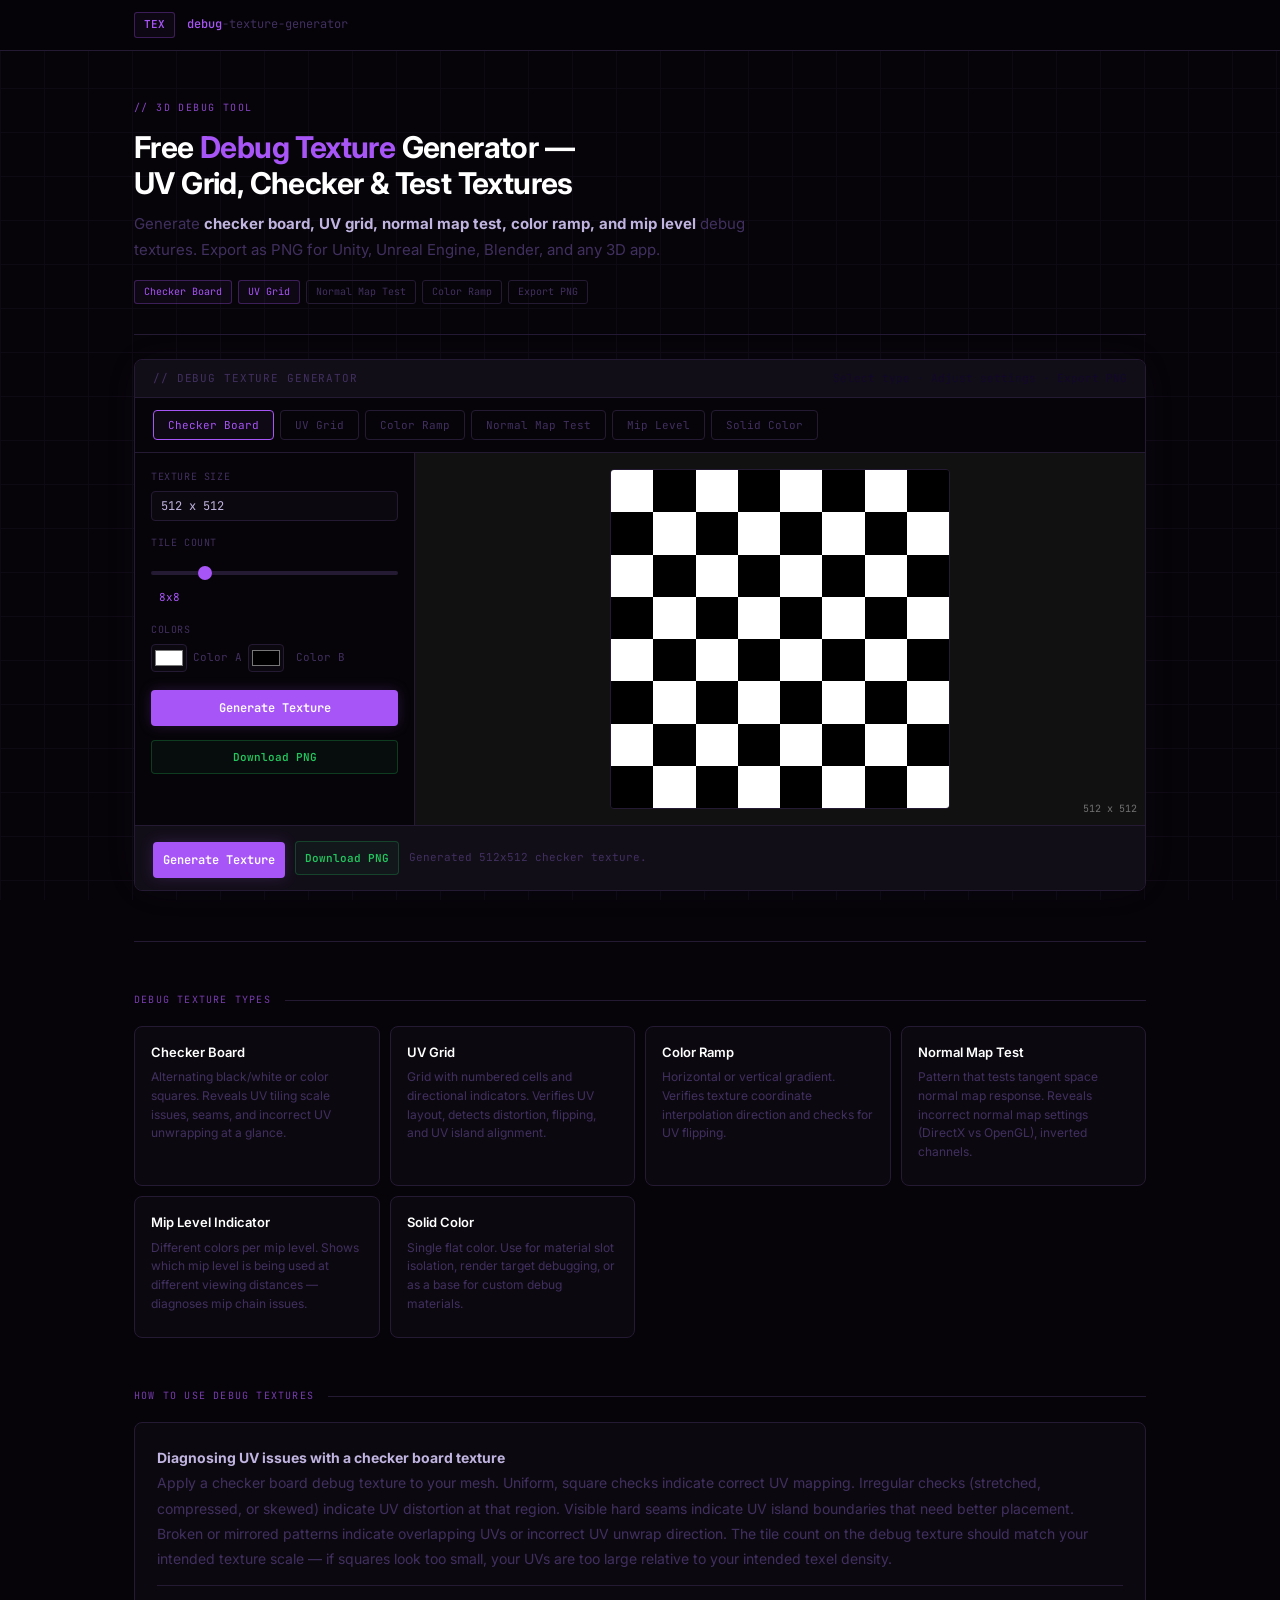
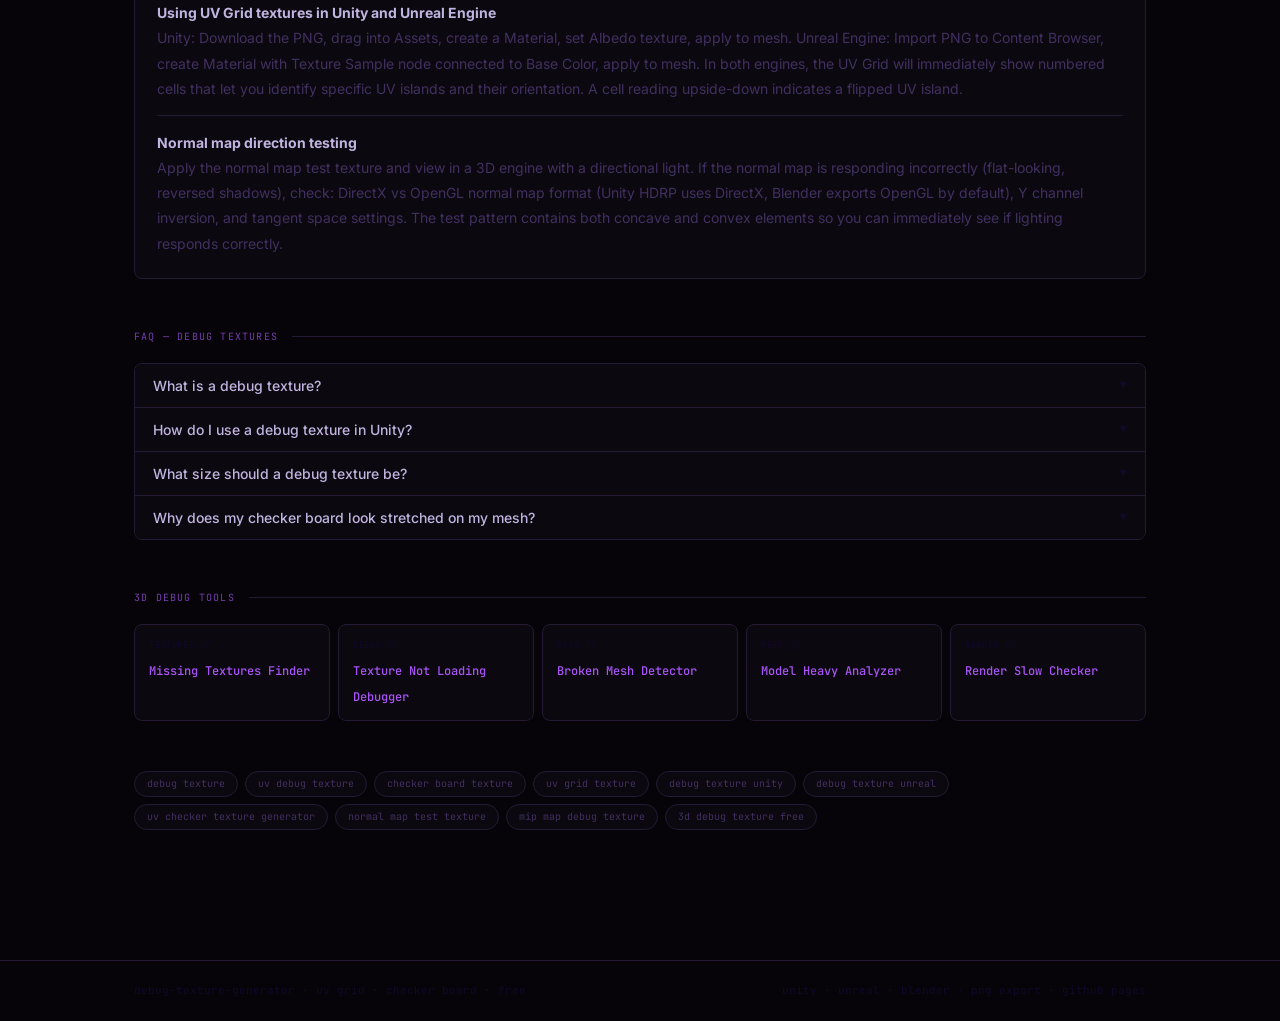
<file: index.html>
<!DOCTYPE html>

<html lang="en">
<head>
<meta charset="UTF-8">
<meta name="viewport" content="width=device-width, initial-scale=1.0">
<meta name="google-site-verification" content="PkLa_ViOo6FAHpvh8SacceMb95o9tePRdrqLNBz9X1M" />
<meta name="robots" content="index, follow">

<title>Debug Texture Generator – Free UV Grid, Checker &amp; Test Texture Tool</title>

<meta name="description" content="Free debug texture generator. Create checker board, UV grid, normal map test, color ramp, mip level indicator, and custom debug textures online. Export as PNG for Unity, Unreal Engine, Blender, and any 3D app. No install required.">

<meta name="keywords" content="debug texture, debug texture generator, uv debug texture, checker texture, uv grid texture, debug texture unity, debug texture unreal, test texture 3d, uv checker board, debug normal map texture">

<link rel="canonical" href="https://franrivalbigprojects.github.io/debug-tools-functional/">

<meta property="og:title" content="Debug Texture Generator – Free UV Grid, Checker and Test Textures">
<meta property="og:description" content="Generate checker board, UV grid, normal map test, and color ramp debug textures online. Export PNG for Unity, Unreal, Blender. Free, no install.">
<meta property="og:type" content="website">

<link rel="preconnect" href="https://fonts.googleapis.com">
<link rel="preconnect" href="https://fonts.gstatic.com" crossorigin>
<link href="https://fonts.googleapis.com/css2?family=JetBrains+Mono:wght@400;500;600&family=Inter:wght@400;500;600;700&display=swap" rel="stylesheet">

<style>
:root {
  --bg: #060408;
  --surface: #0c080f;
  --surface2: #120e18;
  --border: #1a1224;
  --border2: #241a34;
  --tex: #a855f7;
  --tex-dim: rgba(168,85,247,0.12);
  --tex-dim2: rgba(168,85,247,0.05);
  --tex-glow: rgba(168,85,247,0.2);
  --green: #22c55e;
  --green-dim: rgba(34,197,94,0.1);
  --green-dim2: rgba(34,197,94,0.05);
  --blue: #60a5fa;
  --blue-dim: rgba(96,165,250,0.08);
  --orange: #fb923c;
  --orange-dim: rgba(251,146,60,0.08);
  --yellow: #fbbf24;
  --yellow-dim: rgba(251,191,36,0.08);
  --text: #c0b4e0;
  --text-muted: #403060;
  --text-dim: #12082a;
  --mono: 'JetBrains Mono', monospace;
  --sans: 'Inter', sans-serif;
  --r: 8px;
}

* { box-sizing: border-box; margin: 0; padding: 0; }

body {
  font-family: var(--sans);
  background: var(--bg);
  color: var(--text);
  min-height: 100vh;
  line-height: 1.6;
}

body::after {
  content: "";
  position: fixed;
  inset: 0;
  background-image:
    linear-gradient(var(--border) 1px, transparent 1px),
    linear-gradient(90deg, var(--border) 1px, transparent 1px);
  background-size: 44px 44px;
  opacity: 0.45;
  pointer-events: none;
  z-index: 0;
}

header {
  border-bottom: 1px solid var(--border2);
  position: sticky;
  top: 0;
  z-index: 100;
  background: rgba(6,4,8,0.97);
  backdrop-filter: blur(12px);
}

.header-inner {
  max-width: 1060px;
  margin: 0 auto;
  padding: 0 24px;
  height: 50px;
  display: flex;
  align-items: center;
  gap: 12px;
  position: relative;
  z-index: 1;
}

.logo-pill {
  font-family: var(--mono);
  font-size: 11px;
  font-weight: 600;
  color: var(--tex);
  background: var(--tex-dim2);
  border: 1px solid rgba(168,85,247,0.3);
  border-radius: 3px;
  padding: 3px 9px;
}

.logo-text {
  font-family: var(--mono);
  font-size: 12px;
  color: var(--text-muted);
}

.logo-text strong { color: var(--tex); font-weight: 500; }

.wrapper {
  max-width: 1060px;
  margin: 0 auto;
  padding: 0 24px 80px;
  position: relative;
  z-index: 1;
}

/* HERO */
.hero {
  padding: 48px 0 30px;
  border-bottom: 1px solid var(--border2);
  margin-bottom: 24px;
}

.hero-eyebrow {
  font-family: var(--mono);
  font-size: 10px;
  letter-spacing: 0.14em;
  text-transform: uppercase;
  color: var(--tex);
  margin-bottom: 12px;
  opacity: 0.8;
}

h1 {
  font-size: clamp(22px, 3.2vw, 30px);
  font-weight: 700;
  color: #fff;
  margin-bottom: 10px;
  letter-spacing: -0.02em;
  line-height: 1.2;
}

h1 em { font-style: normal; color: var(--tex); }

.hero-sub {
  font-size: 15px;
  color: var(--text-muted);
  max-width: 620px;
  line-height: 1.75;
  margin-bottom: 16px;
}

.hero-sub strong { color: var(--text); }

.pill-row { display: flex; flex-wrap: wrap; gap: 6px; }

.pill {
  font-family: var(--mono);
  font-size: 10px;
  padding: 3px 9px;
  border-radius: 3px;
  border: 1px solid;
}

.pill-t  { color: var(--tex); background: var(--tex-dim2); border-color: rgba(168,85,247,0.3); }
.pill-dim { color: var(--text-muted); border-color: var(--border2); }

/* TOOL */
.tool-shell {
  background: var(--surface);
  border: 1px solid var(--border2);
  border-radius: var(--r);
  overflow: hidden;
  margin-bottom: 18px;
  box-shadow: 0 0 40px rgba(168,85,247,0.04);
}

.tool-topbar {
  background: var(--surface2);
  border-bottom: 1px solid var(--border2);
  padding: 10px 18px;
  display: flex;
  align-items: center;
  justify-content: space-between;
  flex-wrap: wrap;
  gap: 8px;
}

.topbar-label {
  font-family: var(--mono);
  font-size: 11px;
  color: var(--text-muted);
  text-transform: uppercase;
  letter-spacing: 0.08em;
}

/* TYPE SELECTOR */
.type-row {
  display: flex;
  flex-wrap: wrap;
  gap: 6px;
  padding: 12px 18px;
  border-bottom: 1px solid var(--border2);
  background: var(--bg);
}

.type-btn {
  padding: 7px 14px;
  font-family: var(--mono);
  font-size: 11px;
  border-radius: 4px;
  border: 1px solid var(--border2);
  cursor: pointer;
  background: transparent;
  color: var(--text-muted);
  transition: all 0.15s;
}

.type-btn:hover { border-color: var(--tex); color: var(--text); }
.type-btn.active { border-color: var(--tex); background: var(--tex-dim2); color: var(--tex); }

/* CONTROLS + PREVIEW */
.tool-body {
  display: grid;
  grid-template-columns: 280px 1fr;
  min-height: 340px;
}

.controls-col {
  border-right: 1px solid var(--border2);
  padding: 16px;
  display: flex;
  flex-direction: column;
  gap: 14px;
  background: var(--bg);
}

.ctrl-group { display: flex; flex-direction: column; gap: 6px; }

.ctrl-label {
  font-family: var(--mono);
  font-size: 10px;
  text-transform: uppercase;
  letter-spacing: 0.06em;
  color: var(--text-muted);
}

.ctrl-row { display: flex; gap: 6px; align-items: center; }

.tex-input, .tex-select {
  background: var(--surface);
  border: 1px solid var(--border2);
  border-radius: 4px;
  padding: 6px 9px;
  font-family: var(--mono);
  font-size: 12px;
  color: var(--text);
  width: 100%;
  -webkit-appearance: none;
  transition: border-color 0.2s;
}

.tex-input:focus, .tex-select:focus {
  outline: none;
  border-color: rgba(168,85,247,0.35);
}

.tex-select option { background: #120e18; }

input[type="range"].tex-slider {
  width: 100%;
  height: 4px;
  -webkit-appearance: none;
  background: var(--border2);
  border-radius: 2px;
  outline: none;
}

input[type="range"].tex-slider::-webkit-slider-thumb {
  -webkit-appearance: none;
  width: 14px;
  height: 14px;
  border-radius: 50%;
  background: var(--tex);
  cursor: pointer;
}

.color-pair { display: flex; gap: 6px; }

input[type="color"] {
  width: 36px;
  height: 28px;
  border: 1px solid var(--border2);
  border-radius: 4px;
  padding: 1px;
  background: var(--surface);
  cursor: pointer;
}

.btn-gen {
  padding: 10px;
  font-family: var(--mono);
  font-size: 12px;
  font-weight: 600;
  background: var(--tex);
  color: #fff;
  border: none;
  border-radius: 4px;
  cursor: pointer;
  transition: opacity 0.15s, box-shadow 0.15s;
  box-shadow: 0 0 14px var(--tex-glow);
  margin-top: 4px;
}

.btn-gen:hover { opacity: 0.87; }

.btn-dl {
  padding: 9px;
  font-family: var(--mono);
  font-size: 11px;
  font-weight: 600;
  background: var(--green-dim2);
  color: var(--green);
  border: 1px solid rgba(34,197,94,0.25);
  border-radius: 4px;
  cursor: pointer;
  transition: opacity 0.15s;
  text-align: center;
}

.btn-dl:hover { opacity: 0.75; }

.preview-col {
  display: flex;
  align-items: center;
  justify-content: center;
  padding: 16px;
  background: #111;
  position: relative;
}

#texCanvas {
  max-width: 100%;
  max-height: 340px;
  image-rendering: pixelated;
  border: 1px solid var(--border2);
  border-radius: 4px;
}

.preview-info {
  position: absolute;
  bottom: 8px;
  right: 8px;
  font-family: var(--mono);
  font-size: 10px;
  color: rgba(255,255,255,0.4);
}

/* SECTION */
hr.divider { border: none; border-top: 1px solid var(--border2); margin: 50px 0; }
.content-section { margin-bottom: 50px; }

.sec-head {
  display: flex;
  align-items: center;
  gap: 14px;
  margin-bottom: 18px;
}

.sec-label {
  font-family: var(--mono);
  font-size: 10px;
  text-transform: uppercase;
  letter-spacing: 0.12em;
  color: var(--tex);
  white-space: nowrap;
  opacity: 0.7;
}

.sec-rule { flex: 1; height: 1px; background: var(--border2); }

p { font-size: 14px; color: var(--text-muted); line-height: 1.8; margin-bottom: 10px; max-width: 820px; }
p strong { color: var(--text); }

code {
  font-family: var(--mono);
  font-size: 12px;
  background: var(--surface2);
  color: var(--tex);
  padding: 2px 7px;
  border-radius: 3px;
  border: 1px solid var(--border2);
}

.texture-types-grid {
  display: grid;
  grid-template-columns: repeat(auto-fill, minmax(220px, 1fr));
  gap: 10px;
  margin-bottom: 14px;
}

.tex-type-card {
  background: var(--surface);
  border: 1px solid var(--border2);
  border-radius: var(--r);
  padding: 14px 16px;
  transition: border-color 0.15s;
}

.tex-type-card:hover { border-color: rgba(168,85,247,0.25); }

.ttc-name { font-size: 13px; font-weight: 600; color: #fff; margin-bottom: 4px; }
.ttc-desc { font-size: 12px; color: var(--text-muted); line-height: 1.55; }

.dense-block {
  background: var(--surface);
  border: 1px solid var(--border2);
  border-radius: var(--r);
  padding: 22px;
  margin-top: 14px;
}

.dense-block p { margin-bottom: 14px; padding-bottom: 14px; border-bottom: 1px solid var(--border2); max-width: none; }
.dense-block p:last-child { margin-bottom: 0; padding-bottom: 0; border-bottom: none; }

.faq-list {
  margin-top: 14px;
  border: 1px solid var(--border2);
  border-radius: var(--r);
  overflow: hidden;
}

.faq-item { border-bottom: 1px solid var(--border2); }
.faq-item:last-child { border-bottom: none; }

.faq-q {
  width: 100%;
  text-align: left;
  background: var(--surface);
  border: none;
  padding: 13px 18px;
  font-size: 14px;
  font-weight: 500;
  color: var(--text);
  font-family: var(--sans);
  cursor: pointer;
  display: flex;
  justify-content: space-between;
  align-items: center;
  gap: 12px;
  transition: background 0.15s;
}

.faq-q:hover { background: var(--tex-dim2); }
.faq-arrow { font-family: var(--mono); font-size: 11px; color: var(--text-dim); transition: transform 0.2s; flex-shrink: 0; }
.faq-item.open .faq-arrow { transform: rotate(180deg); }

.faq-a {
  display: none;
  padding: 0 18px 13px;
  font-size: 13px;
  color: var(--text-muted);
  line-height: 1.75;
  border-top: 1px solid var(--border2);
  background: var(--bg);
}

.faq-item.open .faq-a { display: block; }
.faq-a code { color: var(--tex); background: var(--tex-dim2); }

.subtools-grid {
  display: grid;
  grid-template-columns: repeat(auto-fill, minmax(180px, 1fr));
  gap: 8px;
  margin-top: 12px;
}

.stl {
  background: var(--surface);
  border: 1px solid var(--border2);
  border-radius: var(--r);
  padding: 12px 14px;
  text-decoration: none;
  display: block;
  transition: border-color 0.15s;
}

.stl:hover { border-color: rgba(168,85,247,0.3); }
.stl-eye  { font-family: var(--mono); font-size: 9px; color: var(--text-dim); text-transform: uppercase; letter-spacing: 0.07em; margin-bottom: 4px; }
.stl-name { font-family: var(--mono); font-size: 12px; color: var(--tex); font-weight: 500; }

.tag-cloud { display: flex; flex-wrap: wrap; gap: 7px; margin-bottom: 50px; }

.tag {
  font-family: var(--mono);
  font-size: 10px;
  color: var(--text-muted);
  background: var(--surface);
  border: 1px solid var(--border2);
  border-radius: 100px;
  padding: 4px 12px;
  cursor: default;
  transition: color 0.15s, border-color 0.15s;
}

.tag:hover { color: var(--tex); border-color: rgba(168,85,247,0.3); }

footer { border-top: 1px solid var(--border2); padding: 20px 0; position: relative; z-index: 1; }

.footer-inner {
  max-width: 1060px;
  margin: 0 auto;
  padding: 0 24px;
  display: flex;
  justify-content: space-between;
  align-items: center;
  flex-wrap: wrap;
  gap: 8px;
}

footer p { font-family: var(--mono); font-size: 11px; color: var(--text-dim); margin: 0; }

@media (max-width: 640px) {
  .tool-body { grid-template-columns: 1fr; }
  .controls-col { border-right: none; border-bottom: 1px solid var(--border2); }
}
</style>

<script type="application/ld+json">
{"@context":"https://schema.org","@type":"SoftwareApplication","name":"Debug Texture Generator","applicationCategory":"DesignApplication","operatingSystem":"Web","offers":{"@type":"Offer","price":"0","priceCurrency":"USD"},"description":"Free debug texture generator. Create checker board, UV grid, normal map test, color ramp, mip level indicator, and custom debug textures for Unity, Unreal Engine, Blender, and any 3D application. Export as PNG. No install required.","featureList":"Checker board texture, UV grid texture, normal map test texture, color ramp, mip level indicator, custom colors, adjustable tile count, PNG export"}
</script>

<script type="application/ld+json">
{"@context":"https://schema.org","@type":"FAQPage","mainEntity":[{"@type":"Question","name":"What is a debug texture?","acceptedAnswer":{"@type":"Answer","text":"A debug texture is a test image applied to 3D meshes to diagnose UV mapping, tiling, stretching, and texture coordinate issues. Common types: checker board (detect tiling and scale issues), UV grid (verify UV layout and detect distortion), normal map test (verify tangent space normal mapping), and color ramp (verify texture coordinate interpolation). Debug textures are used in Unity, Unreal Engine, Blender, Maya, and any 3D workflow."}},{"@type":"Question","name":"How do I use a debug texture in Unity?","acceptedAnswer":{"@type":"Answer","text":"In Unity: generate and download a debug texture from this tool, drag it into your Assets folder, create a new Material, assign the debug texture to the Albedo slot, and apply the material to your mesh. A checker board texture will immediately reveal UV tiling issues (irregular squares = UV distortion), UV seams, and incorrect scale. For Unreal Engine: import the PNG, create a Material, connect the texture to the Base Color pin, and apply to the mesh."}},{"@type":"Question","name":"What debug texture should I use to check UV mapping?","acceptedAnswer":{"@type":"Answer","text":"Use a UV Grid texture to verify UV layout — it contains numbered cells and directional indicators that make UV distortion, flipping, and seams immediately visible. Use a Checker Board for quick scale and tiling checks. Use a Color Ramp (gradient) to verify texture coordinate interpolation direction. For normal map issues, use the Normal Map Test texture which shows how surface normals respond to the test pattern under a directional light."}}]}
</script>

</head>

<body>
<header>
  <div class="header-inner">
    <span class="logo-pill">TEX</span>
    <span class="logo-text"><strong>debug</strong>-texture-generator</span>
  </div>
</header>

<div class="wrapper">

  <section class="hero">
    <p class="hero-eyebrow">// 3D Debug Tool</p>
    <h1>Free <em>Debug Texture</em> Generator —<br>UV Grid, Checker &amp; Test Textures</h1>
    <p class="hero-sub">
      Generate <strong>checker board, UV grid, normal map test, color ramp, and mip level</strong> debug textures. Export as PNG for Unity, Unreal Engine, Blender, and any 3D app.
    </p>
    <div class="pill-row">
      <span class="pill pill-t">Checker Board</span>
      <span class="pill pill-t">UV Grid</span>
      <span class="pill pill-dim">Normal Map Test</span>
      <span class="pill pill-dim">Color Ramp</span>
      <span class="pill pill-dim">Export PNG</span>
    </div>
  </section>

  <!-- TEXTURE GENERATOR TOOL -->

  <div class="tool-shell">
    <div class="tool-topbar">
      <span class="topbar-label">// Debug Texture Generator</span>
      <span style="font-family:var(--mono);font-size:11px;color:var(--text-dim);">Select type · Adjust settings · Export PNG</span>
    </div>


<div class="type-row">
  <button class="type-btn active" id="tb-checker" onclick="setType('checker',this)">Checker Board</button>
  <button class="type-btn" id="tb-uvgrid" onclick="setType('uvgrid',this)">UV Grid</button>
  <button class="type-btn" id="tb-ramp" onclick="setType('ramp',this)">Color Ramp</button>
  <button class="type-btn" id="tb-normal" onclick="setType('normal',this)">Normal Map Test</button>
  <button class="type-btn" id="tb-mip" onclick="setType('mip',this)">Mip Level</button>
  <button class="type-btn" id="tb-solid" onclick="setType('solid',this)">Solid Color</button>
</div>

<div class="tool-body">
  <div class="controls-col" id="controlsCol"></div>
  <div class="preview-col">
    <canvas id="texCanvas" width="512" height="512"></canvas>
    <div class="preview-info" id="previewInfo">512 × 512</div>
  </div>
</div>

<div style="padding:12px 18px;background:var(--surface2);border-top:1px solid var(--border2);display:flex;gap:10px;align-items:center;">
  <button class="btn-gen" id="genBtn" onclick="generate()">Generate Texture</button>
  <button class="btn-dl" id="dlBtn" onclick="downloadTexture()">Download PNG</button>
  <span id="genStatus" style="font-family:var(--mono);font-size:11px;color:var(--text-muted);"></span>
</div>


  </div>

  <hr class="divider">

  <section class="content-section">
    <div class="sec-head">
      <span class="sec-label">Debug texture types</span>
      <span class="sec-rule"></span>
    </div>
    <div class="texture-types-grid">
      <div class="tex-type-card">
        <p class="ttc-name">Checker Board</p>
        <p class="ttc-desc">Alternating black/white or color squares. Reveals UV tiling scale issues, seams, and incorrect UV unwrapping at a glance.</p>
      </div>
      <div class="tex-type-card">
        <p class="ttc-name">UV Grid</p>
        <p class="ttc-desc">Grid with numbered cells and directional indicators. Verifies UV layout, detects distortion, flipping, and UV island alignment.</p>
      </div>
      <div class="tex-type-card">
        <p class="ttc-name">Color Ramp</p>
        <p class="ttc-desc">Horizontal or vertical gradient. Verifies texture coordinate interpolation direction and checks for UV flipping.</p>
      </div>
      <div class="tex-type-card">
        <p class="ttc-name">Normal Map Test</p>
        <p class="ttc-desc">Pattern that tests tangent space normal map response. Reveals incorrect normal map settings (DirectX vs OpenGL), inverted channels.</p>
      </div>
      <div class="tex-type-card">
        <p class="ttc-name">Mip Level Indicator</p>
        <p class="ttc-desc">Different colors per mip level. Shows which mip level is being used at different viewing distances — diagnoses mip chain issues.</p>
      </div>
      <div class="tex-type-card">
        <p class="ttc-name">Solid Color</p>
        <p class="ttc-desc">Single flat color. Use for material slot isolation, render target debugging, or as a base for custom debug materials.</p>
      </div>
    </div>
  </section>

  <!-- GUIDE -->

  <section class="content-section">
    <div class="sec-head">
      <span class="sec-label">How to use debug textures</span>
      <span class="sec-rule"></span>
    </div>
    <div class="dense-block">
      <p><strong>Diagnosing UV issues with a checker board texture</strong><br>
      Apply a checker board debug texture to your mesh. Uniform, square checks indicate correct UV mapping. Irregular checks (stretched, compressed, or skewed) indicate UV distortion at that region. Visible hard seams indicate UV island boundaries that need better placement. Broken or mirrored patterns indicate overlapping UVs or incorrect UV unwrap direction. The tile count on the debug texture should match your intended texture scale — if squares look too small, your UVs are too large relative to your intended texel density.</p>
      <p><strong>Using UV Grid textures in Unity and Unreal Engine</strong><br>
      Unity: Download the PNG, drag into Assets, create a Material, set Albedo texture, apply to mesh. Unreal Engine: Import PNG to Content Browser, create Material with Texture Sample node connected to Base Color, apply to mesh. In both engines, the UV Grid will immediately show numbered cells that let you identify specific UV islands and their orientation. A cell reading upside-down indicates a flipped UV island.</p>
      <p><strong>Normal map direction testing</strong><br>
      Apply the normal map test texture and view in a 3D engine with a directional light. If the normal map is responding incorrectly (flat-looking, reversed shadows), check: DirectX vs OpenGL normal map format (Unity HDRP uses DirectX, Blender exports OpenGL by default), Y channel inversion, and tangent space settings. The test pattern contains both concave and convex elements so you can immediately see if lighting responds correctly.</p>
    </div>
  </section>

  <!-- FAQ -->

  <section class="content-section">
    <div class="sec-head">
      <span class="sec-label">FAQ — Debug textures</span>
      <span class="sec-rule"></span>
    </div>
    <div class="faq-list">
      <div class="faq-item">
        <button class="faq-q" onclick="toggleFaq(this)">What is a debug texture?<span class="faq-arrow">&#9660;</span></button>
        <div class="faq-a">A debug texture is a test image applied to 3D meshes to diagnose UV mapping, tiling, and texture coordinate issues. A <strong>checker board</strong> reveals UV scale and seams. A <strong>UV grid</strong> shows UV island orientation and distortion. A <strong>color ramp</strong> verifies UV interpolation direction. Debug textures are used in Unity, Unreal Engine, Blender, Maya, Cinema 4D, and any 3D workflow where UV quality needs to be verified.</div>
      </div>
      <div class="faq-item">
        <button class="faq-q" onclick="toggleFaq(this)">How do I use a debug texture in Unity?<span class="faq-arrow">&#9660;</span></button>
        <div class="faq-a">Generate and download the PNG from this tool. In Unity: (1) Drag the PNG into your Assets folder. (2) Create a new Material (Assets → Create → Material). (3) In the Material Inspector, set the Albedo texture to the debug texture PNG. (4) Apply the material to your mesh by dragging it onto the object. The checker or UV grid will immediately reveal UV issues. For Unreal: import the PNG, create a Material, add a Texture Sample node, connect to Base Color, assign texture, apply to mesh.</div>
      </div>
      <div class="faq-item">
        <button class="faq-q" onclick="toggleFaq(this)">What size should a debug texture be?<span class="faq-arrow">&#9660;</span></button>
        <div class="faq-a">Use power-of-two sizes for GPU compatibility: 256×256, 512×512, 1024×1024, or 2048×2048. 512×512 is sufficient for most UV debugging — it provides enough detail to see distortion without being too large to load quickly. For high-detail UV inspection on large meshes, 1024×1024 or 2048×2048 gives more granularity. All sizes generated by this tool are power-of-two and compatible with all major 3D engines and GPU texture samplers.</div>
      </div>
      <div class="faq-item">
        <button class="faq-q" onclick="toggleFaq(this)">Why does my checker board look stretched on my mesh?<span class="faq-arrow">&#9660;</span></button>
        <div class="faq-a">Stretched checker squares indicate UV distortion — the UV map does not correctly represent the 3D surface. Causes: (1) Non-uniform scaling applied to the mesh before UV unwrapping. Fix: Apply the transform (Ctrl+A in Blender) before unwrapping. (2) Incorrect projection method during unwrap. Use Smart UV Project or Manual seams for complex objects. (3) UV islands that were scaled non-uniformly. Select all UV islands in the UV editor and use uniform scale. (4) High-curvature areas that need additional seams to flatten correctly.</div>
      </div>
    </div>
  </section>

  <section class="content-section">
    <div class="sec-head">
      <span class="sec-label">3D debug tools</span>
      <span class="sec-rule"></span>
    </div>
    <div class="subtools-grid">
      <a href="missing-textures-finder/" class="stl"><p class="stl-eye">textures //</p><span class="stl-name">Missing Textures Finder</span></a>
      <a href="texture-not-loading-debugger/" class="stl"><p class="stl-eye">debug //</p><span class="stl-name">Texture Not Loading Debugger</span></a>
      <a href="broken-mesh-detector/" class="stl"><p class="stl-eye">mesh //</p><span class="stl-name">Broken Mesh Detector</span></a>
      <a href="model-heavy-analyzer/" class="stl"><p class="stl-eye">perf //</p><span class="stl-name">Model Heavy Analyzer</span></a>
      <a href="render-slow-checker/" class="stl"><p class="stl-eye">render //</p><span class="stl-name">Render Slow Checker</span></a>
    </div>
  </section>

  <div class="tag-cloud">
    <span class="tag">debug texture</span>
    <span class="tag">uv debug texture</span>
    <span class="tag">checker board texture</span>
    <span class="tag">uv grid texture</span>
    <span class="tag">debug texture unity</span>
    <span class="tag">debug texture unreal</span>
    <span class="tag">uv checker texture generator</span>
    <span class="tag">normal map test texture</span>
    <span class="tag">mip map debug texture</span>
    <span class="tag">3d debug texture free</span>
  </div>

</div>

<footer>
  <div class="footer-inner">
    <p>debug-texture-generator &middot; uv grid &middot; checker board &middot; free</p>
    <p>unity &middot; unreal &middot; blender &middot; png export &middot; github pages</p>
  </div>
</footer>

<script>
var currentType = 'checker';
var canvas = null;
var ctx = null;

var STATE = {
  size: 512,
  tiles: 8,
  color1: '#ffffff',
  color2: '#000000',
  rampDir: 'h',
  rampC1: '#ff0000',
  rampC2: '#0000ff',
  solidColor: '#ff00ff'
};

function setType(type, btn) {
  currentType = type;
  document.querySelectorAll('.type-btn').forEach(function(b) { b.classList.remove('active'); });
  btn.classList.add('active');
  buildControls();
  generate();
}

function buildControls() {
  var col = document.getElementById('controlsCol');
  col.innerHTML = '';

  function makeField(lbl, inner) {
    var g = document.createElement('div'); g.className = 'ctrl-group';
    var l = document.createElement('div'); l.className = 'ctrl-label'; l.textContent = lbl;
    g.appendChild(l); g.appendChild(inner);
    col.appendChild(g);
  }

  // Size selector
  var sizeEl = document.createElement('select'); sizeEl.className = 'tex-select'; sizeEl.id = 'ctrlSize';
  [128, 256, 512, 1024, 2048].forEach(function(s) {
    var opt = document.createElement('option');
    opt.value = String(s);
    opt.textContent = s + ' x ' + s;
    if (s === STATE.size) opt.selected = true;
    sizeEl.appendChild(opt);
  });
  sizeEl.onchange = function() { STATE.size = parseInt(this.value); generate(); };
  makeField('Texture size', sizeEl);

  if (currentType === 'checker') {
    var tilesEl = document.createElement('div');
    var slider = document.createElement('input');
    slider.type = 'range'; slider.className = 'tex-slider';
    slider.min = '2'; slider.max = '32'; slider.value = String(STATE.tiles);
    var valSpan = document.createElement('span');
    valSpan.style.fontFamily = 'var(--mono)'; valSpan.style.fontSize = '11px';
    valSpan.style.color = 'var(--tex)'; valSpan.style.marginLeft = '8px';
    valSpan.textContent = STATE.tiles + 'x' + STATE.tiles;
    slider.oninput = function() { STATE.tiles = parseInt(this.value); valSpan.textContent = STATE.tiles + 'x' + STATE.tiles; generate(); };
    tilesEl.appendChild(slider); tilesEl.appendChild(valSpan);
    makeField('Tile count', tilesEl);

    var colorPair = document.createElement('div'); colorPair.className = 'color-pair';
    var c1 = document.createElement('input'); c1.type = 'color'; c1.value = STATE.color1;
    var c2 = document.createElement('input'); c2.type = 'color'; c2.value = STATE.color2;
    c1.oninput = function() { STATE.color1 = this.value; generate(); };
    c2.oninput = function() { STATE.color2 = this.value; generate(); };
    var lbl1 = document.createElement('span');
    lbl1.style.cssText = 'font-family:var(--mono);font-size:11px;color:var(--text-muted);align-self:center;';
    lbl1.textContent = 'Color A';
    var lbl2 = document.createElement('span');
    lbl2.style.cssText = 'font-family:var(--mono);font-size:11px;color:var(--text-muted);align-self:center;margin-left:6px;';
    lbl2.textContent = 'Color B';
    colorPair.appendChild(c1); colorPair.appendChild(lbl1);
    colorPair.appendChild(c2); colorPair.appendChild(lbl2);
    makeField('Colors', colorPair);
  }

  if (currentType === 'ramp') {
    var dirEl = document.createElement('select'); dirEl.className = 'tex-select';
    ['h', 'v', 'radial'].forEach(function(d) {
      var o = document.createElement('option'); o.value = d;
      o.textContent = d === 'h' ? 'Horizontal' : d === 'v' ? 'Vertical' : 'Radial';
      if (d === STATE.rampDir) o.selected = true;
      dirEl.appendChild(o);
    });
    dirEl.onchange = function() { STATE.rampDir = this.value; generate(); };
    makeField('Direction', dirEl);

    var cp2 = document.createElement('div'); cp2.className = 'color-pair';
    var rc1 = document.createElement('input'); rc1.type = 'color'; rc1.value = STATE.rampC1;
    var rc2 = document.createElement('input'); rc2.type = 'color'; rc2.value = STATE.rampC2;
    rc1.oninput = function() { STATE.rampC1 = this.value; generate(); };
    rc2.oninput = function() { STATE.rampC2 = this.value; generate(); };
    cp2.appendChild(rc1); cp2.appendChild(rc2);
    makeField('Start / End color', cp2);
  }

  if (currentType === 'solid') {
    var sc = document.createElement('input'); sc.type = 'color'; sc.value = STATE.solidColor;
    sc.oninput = function() { STATE.solidColor = this.value; generate(); };
    makeField('Color', sc);
  }

  // Generate and download buttons
  var genBtn = document.createElement('button'); genBtn.className = 'btn-gen'; genBtn.textContent = 'Generate Texture';
  genBtn.onclick = generate;
  col.appendChild(genBtn);

  var dlBtn = document.createElement('button'); dlBtn.className = 'btn-dl'; dlBtn.textContent = 'Download PNG';
  dlBtn.onclick = downloadTexture;
  col.appendChild(dlBtn);
}

function hexToRgb(hex) {
  var r = parseInt(hex.slice(1, 3), 16);
  var g = parseInt(hex.slice(3, 5), 16);
  var b = parseInt(hex.slice(5, 7), 16);
  return [r, g, b];
}

function generate() {
  if (!canvas) {
    canvas = document.getElementById('texCanvas');
    ctx = canvas.getContext('2d');
  }

  var sz = STATE.size;
  canvas.width = sz;
  canvas.height = sz;
  document.getElementById('previewInfo').textContent = sz + ' x ' + sz;

  if (currentType === 'checker') {
    var tileSize = sz / STATE.tiles;
    for (var y = 0; y < STATE.tiles; y++) {
      for (var x = 0; x < STATE.tiles; x++) {
        ctx.fillStyle = (x + y) % 2 === 0 ? STATE.color1 : STATE.color2;
        ctx.fillRect(x * tileSize, y * tileSize, tileSize, tileSize);
      }
    }
  } else if (currentType === 'uvgrid') {
    // Background
    ctx.fillStyle = '#1a1a1a';
    ctx.fillRect(0, 0, sz, sz);
    var cells = 8;
    var cellSz = sz / cells;
    var colors = ['#e63946','#f4a261','#2a9d8f','#457b9d','#e9c46a','#264653','#a8dadc','#f1faee'];
    for (var cy = 0; cy < cells; cy++) {
      for (var cx = 0; cx < cells; cx++) {
        var cidx = (cx + cy * cells) % colors.length;
        ctx.fillStyle = colors[cidx];
        ctx.globalAlpha = 0.18;
        ctx.fillRect(cx * cellSz + 2, cy * cellSz + 2, cellSz - 4, cellSz - 4);
        ctx.globalAlpha = 1;
        ctx.strokeStyle = '#ffffff44';
        ctx.lineWidth = 1;
        ctx.strokeRect(cx * cellSz + 0.5, cy * cellSz + 0.5, cellSz - 1, cellSz - 1);
        ctx.fillStyle = '#ffffffcc';
        ctx.font = Math.floor(cellSz * 0.28) + 'px monospace';
        ctx.textAlign = 'center';
        ctx.textBaseline = 'middle';
        ctx.fillText(String(cy * cells + cx + 1), cx * cellSz + cellSz / 2, cy * cellSz + cellSz / 2);
      }
    }
    // Border
    ctx.strokeStyle = '#ffffffaa';
    ctx.lineWidth = 2;
    ctx.strokeRect(1, 1, sz - 2, sz - 2);
    // U/V labels
    ctx.fillStyle = '#fff';
    ctx.font = Math.floor(sz * 0.035) + 'px monospace';
    ctx.textAlign = 'center';
    ctx.fillText('U  \u2192', sz / 2, sz - 8);
    ctx.save();
    ctx.translate(8, sz / 2);
    ctx.rotate(-Math.PI / 2);
    ctx.fillText('V  \u2192', 0, 0);
    ctx.restore();
  } else if (currentType === 'ramp') {
    var grad;
    if (STATE.rampDir === 'h') {
      grad = ctx.createLinearGradient(0, 0, sz, 0);
    } else if (STATE.rampDir === 'v') {
      grad = ctx.createLinearGradient(0, 0, 0, sz);
    } else {
      grad = ctx.createRadialGradient(sz/2, sz/2, 0, sz/2, sz/2, sz/2);
    }
    grad.addColorStop(0, STATE.rampC1);
    grad.addColorStop(1, STATE.rampC2);
    ctx.fillStyle = grad;
    ctx.fillRect(0, 0, sz, sz);
  } else if (currentType === 'normal') {
    // Tangent space normal map test — flat blue base with grid bumps
    var id = ctx.createImageData(sz, sz);
    var d = id.data;
    var half = sz / 2;
    for (var py = 0; py < sz; py++) {
      for (var px = 0; px < sz; px++) {
        var tx = (px / sz) * 2 - 1;
        var ty = (py / sz) * 2 - 1;
        var wave = Math.sin(tx * Math.PI * 8) * Math.cos(ty * Math.PI * 8) * 0.5;
        var nx = tx * 0.15 + Math.sin(py / sz * Math.PI * 8) * 0.15;
        var ny = ty * 0.15 + Math.cos(px / sz * Math.PI * 8) * 0.15;
        var nz = Math.sqrt(Math.max(0, 1 - nx*nx - ny*ny));
        var idx = (py * sz + px) * 4;
        d[idx]   = Math.round((nx * 0.5 + 0.5) * 255);
        d[idx+1] = Math.round((ny * 0.5 + 0.5) * 255);
        d[idx+2] = Math.round(nz * 255);
        d[idx+3] = 255;
      }
    }
    ctx.putImageData(id, 0, 0);
  } else if (currentType === 'mip') {
    var mipColors = ['#e63946','#f4a261','#2a9d8f','#457b9d','#e9c46a','#264653','#a8dadc','#f1faee'];
    var mipLevels = Math.log2(sz);
    var offset = 0;
    for (var m = 0; m < mipLevels; m++) {
      var mipW = sz >> m;
      if (mipW < 1) break;
      ctx.fillStyle = mipColors[m % mipColors.length];
      ctx.fillRect(offset, 0, mipW, sz);
      ctx.fillStyle = '#ffffff80';
      ctx.font = Math.max(8, mipW * 0.2) + 'px monospace';
      ctx.textAlign = 'center';
      ctx.fillText('MIP ' + m, offset + mipW / 2, sz / 2);
      offset += mipW;
    }
  } else if (currentType === 'solid') {
    ctx.fillStyle = STATE.solidColor;
    ctx.fillRect(0, 0, sz, sz);
  }

  document.getElementById('genStatus').textContent = 'Generated ' + sz + 'x' + sz + ' ' + currentType + ' texture.';
}

function downloadTexture() {
  if (!canvas) return;
  var link = document.createElement('a');
  link.download = 'debug-texture-' + currentType + '-' + STATE.size + '.png';
  link.href = canvas.toDataURL('image/png');
  link.click();
}

function toggleFaq(btn) {
  btn.parentElement.classList.toggle('open');
}

// Init
document.addEventListener('DOMContentLoaded', function() {
  canvas = document.getElementById('texCanvas');
  ctx = canvas.getContext('2d');
  buildControls();
  generate();
});
</script>

</body>
</html>
</file>
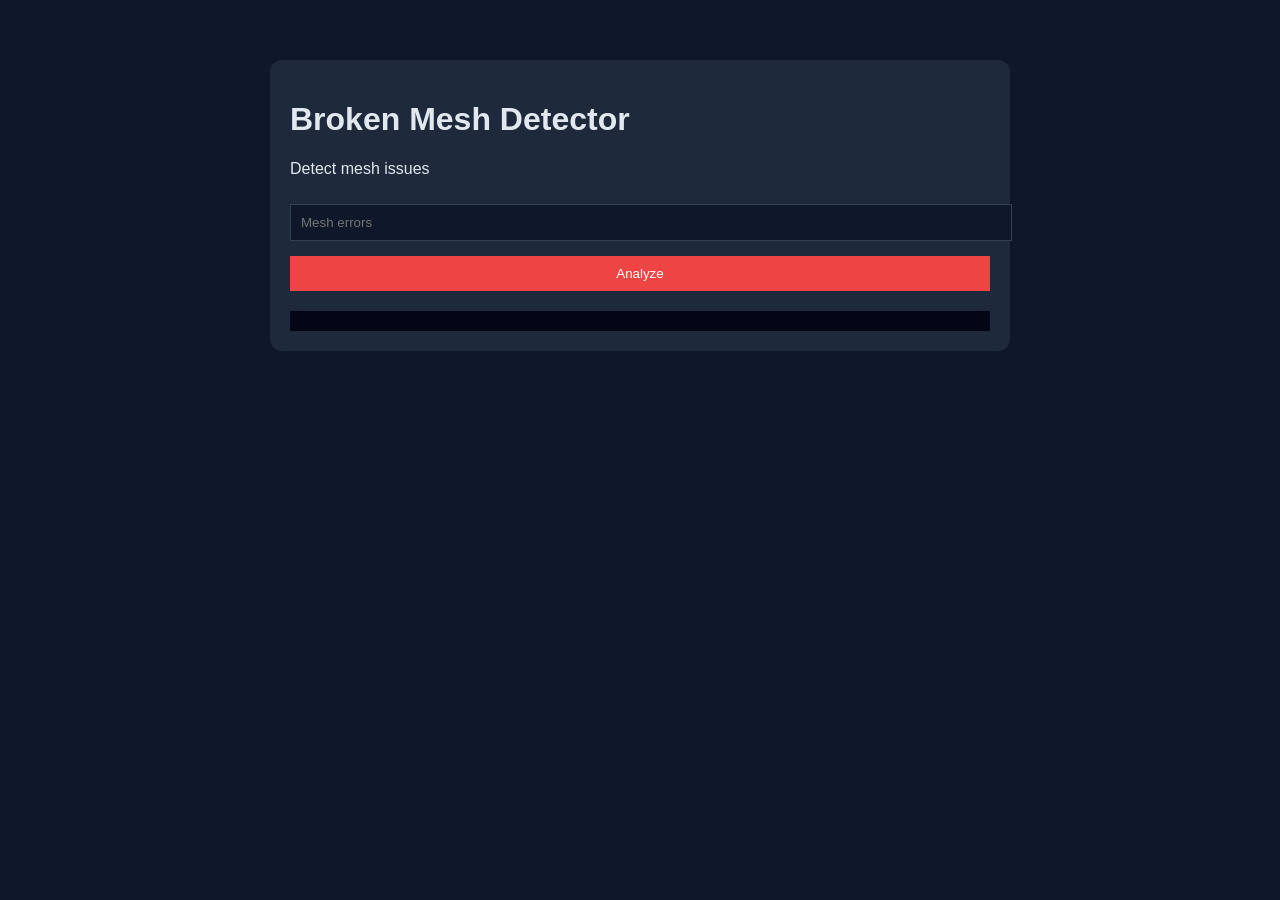
<file: broken-mesh-detector/index.html>
<!DOCTYPE html>
<html lang="en">
<head>
<meta charset="UTF-8">
<title>Broken Mesh Detector</title>
<meta name="description" content="Detect mesh issues">
<link rel="stylesheet" href="styles.css">
</head>
<body>
<div class="container">
<h1>Broken Mesh Detector</h1>
<p>Detect mesh issues</p>

<input id="errors" placeholder="Mesh errors">

<button onclick="run()">Analyze</button>
<div class="result" id="res"></div>
</div>
<script src="script.js"></script>
</body>
</html>
</file>
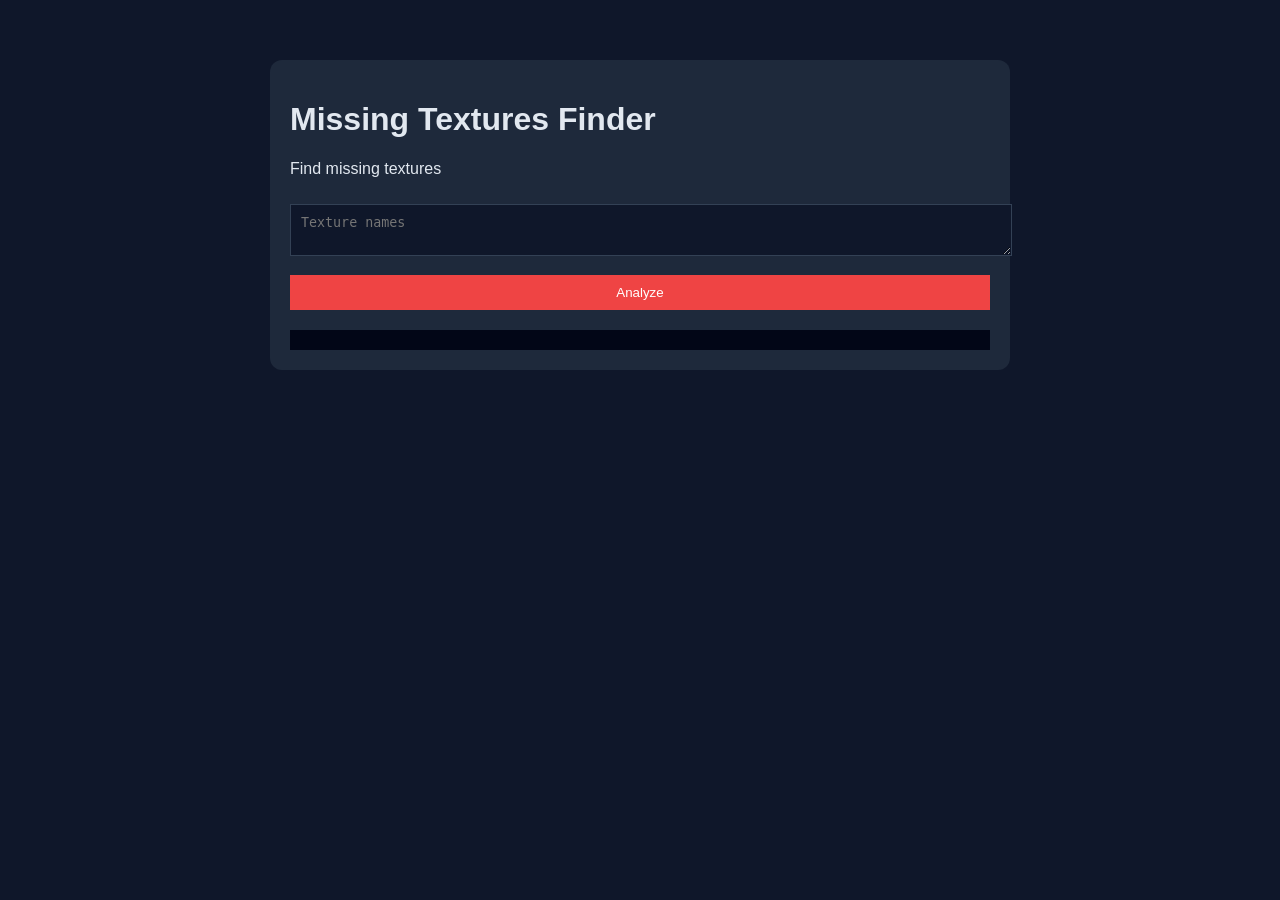
<file: missing-textures-finder/index.html>
<!DOCTYPE html>
<html lang="en">
<head>
<meta charset="UTF-8">
<title>Missing Textures Finder</title>
<meta name="description" content="Find missing textures">
<link rel="stylesheet" href="styles.css">
</head>
<body>
<div class="container">
<h1>Missing Textures Finder</h1>
<p>Find missing textures</p>

<textarea id="assets" placeholder="Texture names"></textarea>

<button onclick="run()">Analyze</button>
<div class="result" id="res"></div>
</div>
<script src="script.js"></script>
</body>
</html>
</file>
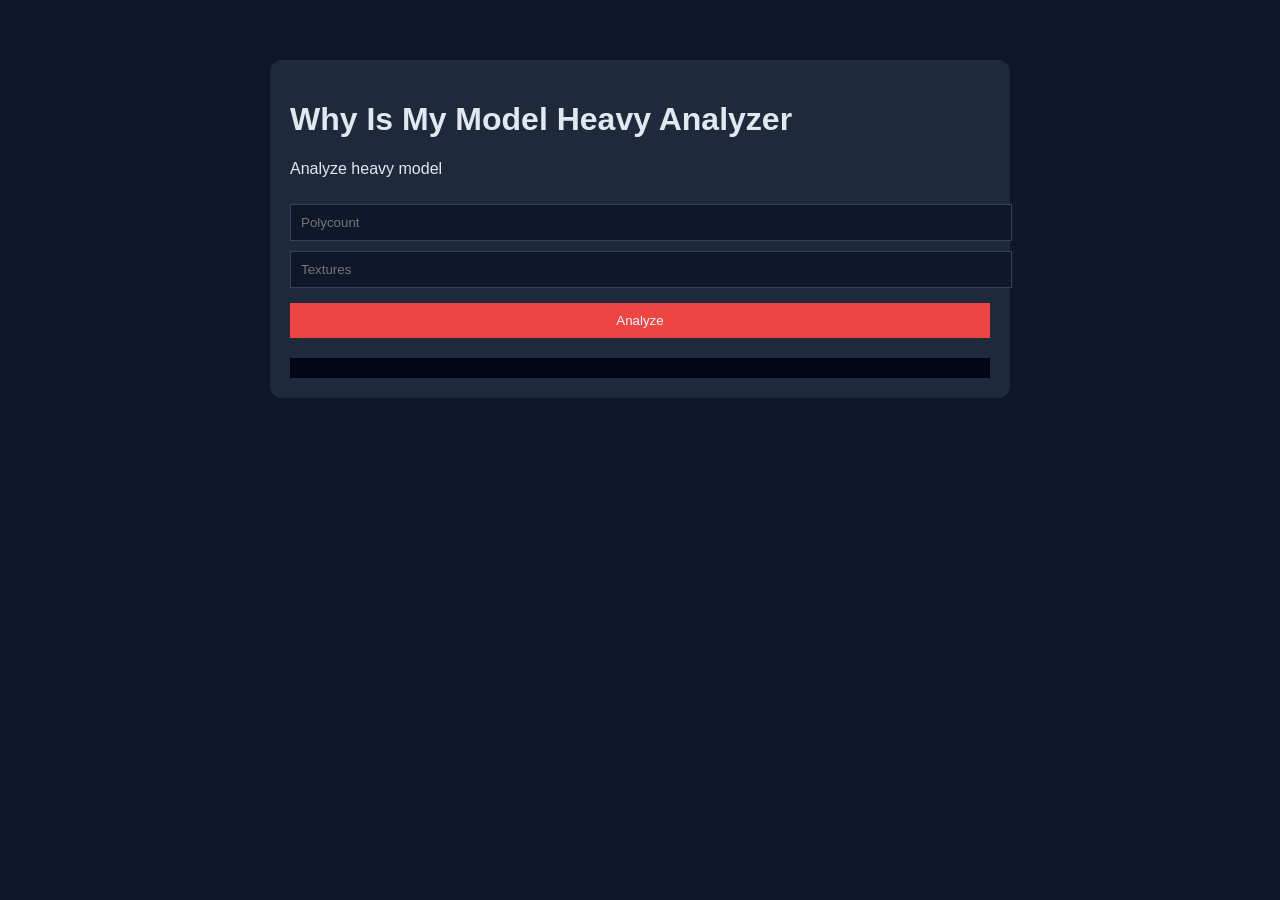
<file: model-heavy-analyzer/index.html>
<!DOCTYPE html>
<html lang="en">
<head>
<meta charset="UTF-8">
<title>Why Is My Model Heavy Analyzer</title>
<meta name="description" content="Analyze heavy model">
<link rel="stylesheet" href="styles.css">
</head>
<body>
<div class="container">
<h1>Why Is My Model Heavy Analyzer</h1>
<p>Analyze heavy model</p>

<input id="poly" placeholder="Polycount">
<input id="textures" placeholder="Textures">

<button onclick="run()">Analyze</button>
<div class="result" id="res"></div>
</div>
<script src="script.js"></script>
</body>
</html>
</file>
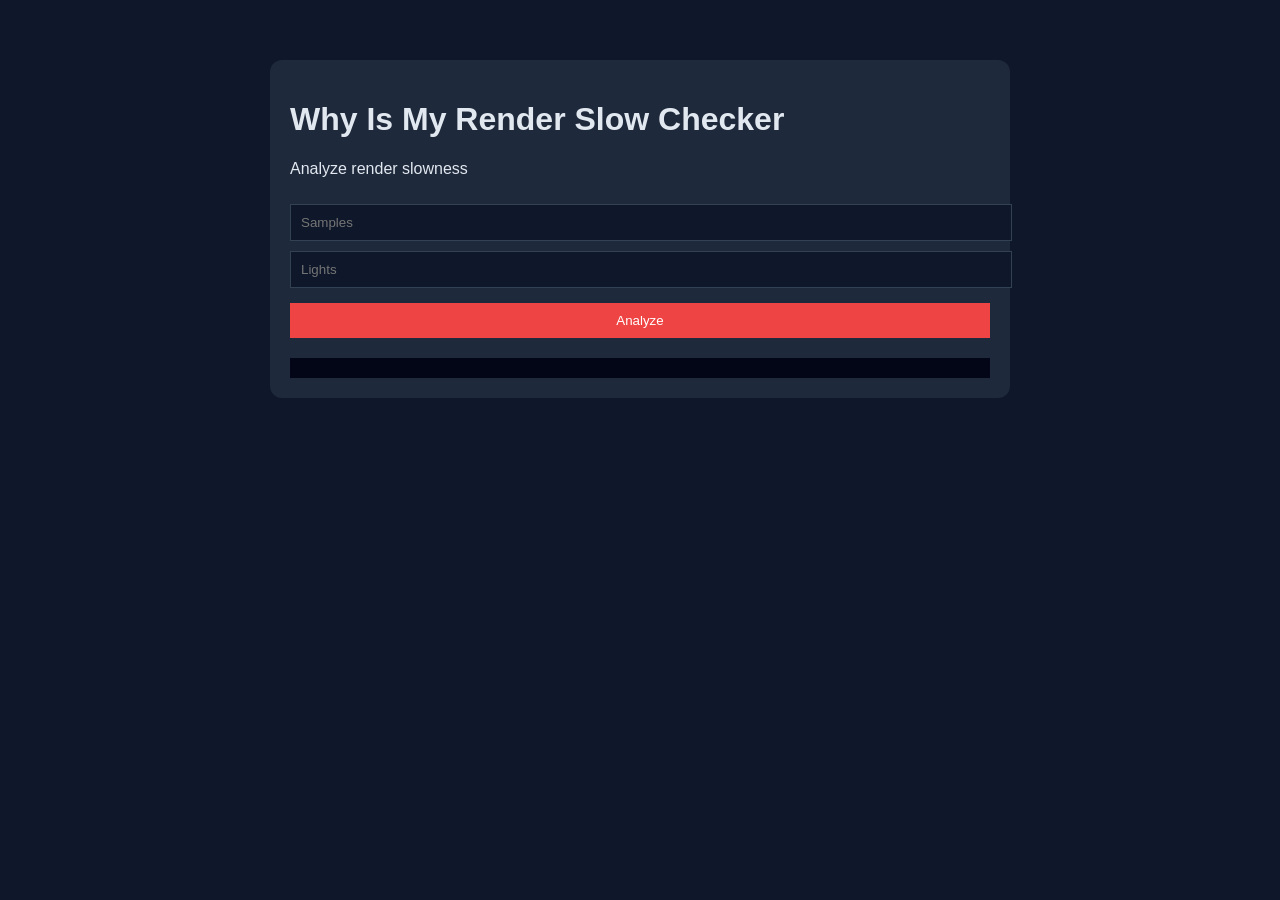
<file: render-slow-checker/index.html>
<!DOCTYPE html>
<html lang="en">
<head>
<meta charset="UTF-8">
<title>Why Is My Render Slow Checker</title>
<meta name="description" content="Analyze render slowness">
<link rel="stylesheet" href="styles.css">
</head>
<body>
<div class="container">
<h1>Why Is My Render Slow Checker</h1>
<p>Analyze render slowness</p>

<input id="samples" placeholder="Samples">
<input id="lights" placeholder="Lights">

<button onclick="run()">Analyze</button>
<div class="result" id="res"></div>
</div>
<script src="script.js"></script>
</body>
</html>
</file>
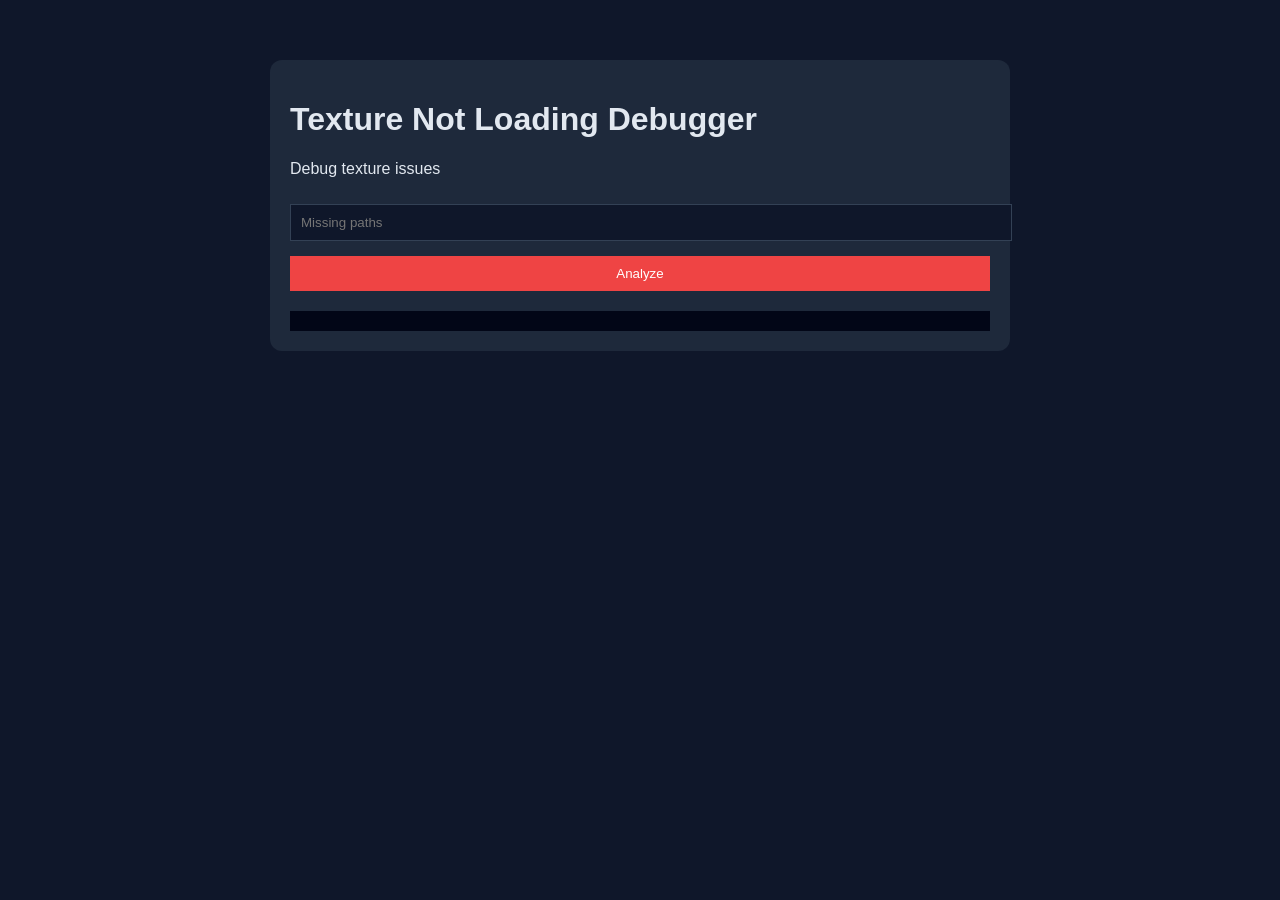
<file: texture-not-loading-debugger/index.html>
<!DOCTYPE html>
<html lang="en">
<head>
<meta charset="UTF-8">
<title>Texture Not Loading Debugger</title>
<meta name="description" content="Debug texture issues">
<link rel="stylesheet" href="styles.css">
</head>
<body>
<div class="container">
<h1>Texture Not Loading Debugger</h1>
<p>Debug texture issues</p>

<input id="paths" placeholder="Missing paths">

<button onclick="run()">Analyze</button>
<div class="result" id="res"></div>
</div>
<script src="script.js"></script>
</body>
</html>
</file>
<file: broken-mesh-detector/styles.css>
body{font-family:Arial;background:#0f172a;color:#e2e8f0;}
.container{max-width:700px;margin:60px auto;padding:20px;background:#1e293b;border-radius:12px;}
input,textarea{width:100%;margin-top:10px;padding:10px;background:#0f172a;color:white;border:1px solid #334155;}
button{margin-top:15px;padding:10px;width:100%;background:#ef4444;color:white;border:none;}
.result{margin-top:20px;padding:10px;background:#020617;white-space:pre-wrap;}
</file>
<file: missing-textures-finder/styles.css>
body{font-family:Arial;background:#0f172a;color:#e2e8f0;}
.container{max-width:700px;margin:60px auto;padding:20px;background:#1e293b;border-radius:12px;}
input,textarea{width:100%;margin-top:10px;padding:10px;background:#0f172a;color:white;border:1px solid #334155;}
button{margin-top:15px;padding:10px;width:100%;background:#ef4444;color:white;border:none;}
.result{margin-top:20px;padding:10px;background:#020617;white-space:pre-wrap;}
</file>
<file: model-heavy-analyzer/styles.css>
body{font-family:Arial;background:#0f172a;color:#e2e8f0;}
.container{max-width:700px;margin:60px auto;padding:20px;background:#1e293b;border-radius:12px;}
input,textarea{width:100%;margin-top:10px;padding:10px;background:#0f172a;color:white;border:1px solid #334155;}
button{margin-top:15px;padding:10px;width:100%;background:#ef4444;color:white;border:none;}
.result{margin-top:20px;padding:10px;background:#020617;white-space:pre-wrap;}
</file>
<file: render-slow-checker/styles.css>
body{font-family:Arial;background:#0f172a;color:#e2e8f0;}
.container{max-width:700px;margin:60px auto;padding:20px;background:#1e293b;border-radius:12px;}
input,textarea{width:100%;margin-top:10px;padding:10px;background:#0f172a;color:white;border:1px solid #334155;}
button{margin-top:15px;padding:10px;width:100%;background:#ef4444;color:white;border:none;}
.result{margin-top:20px;padding:10px;background:#020617;white-space:pre-wrap;}
</file>
<file: texture-not-loading-debugger/styles.css>
body{font-family:Arial;background:#0f172a;color:#e2e8f0;}
.container{max-width:700px;margin:60px auto;padding:20px;background:#1e293b;border-radius:12px;}
input,textarea{width:100%;margin-top:10px;padding:10px;background:#0f172a;color:white;border:1px solid #334155;}
button{margin-top:15px;padding:10px;width:100%;background:#ef4444;color:white;border:none;}
.result{margin-top:20px;padding:10px;background:#020617;white-space:pre-wrap;}
</file>
